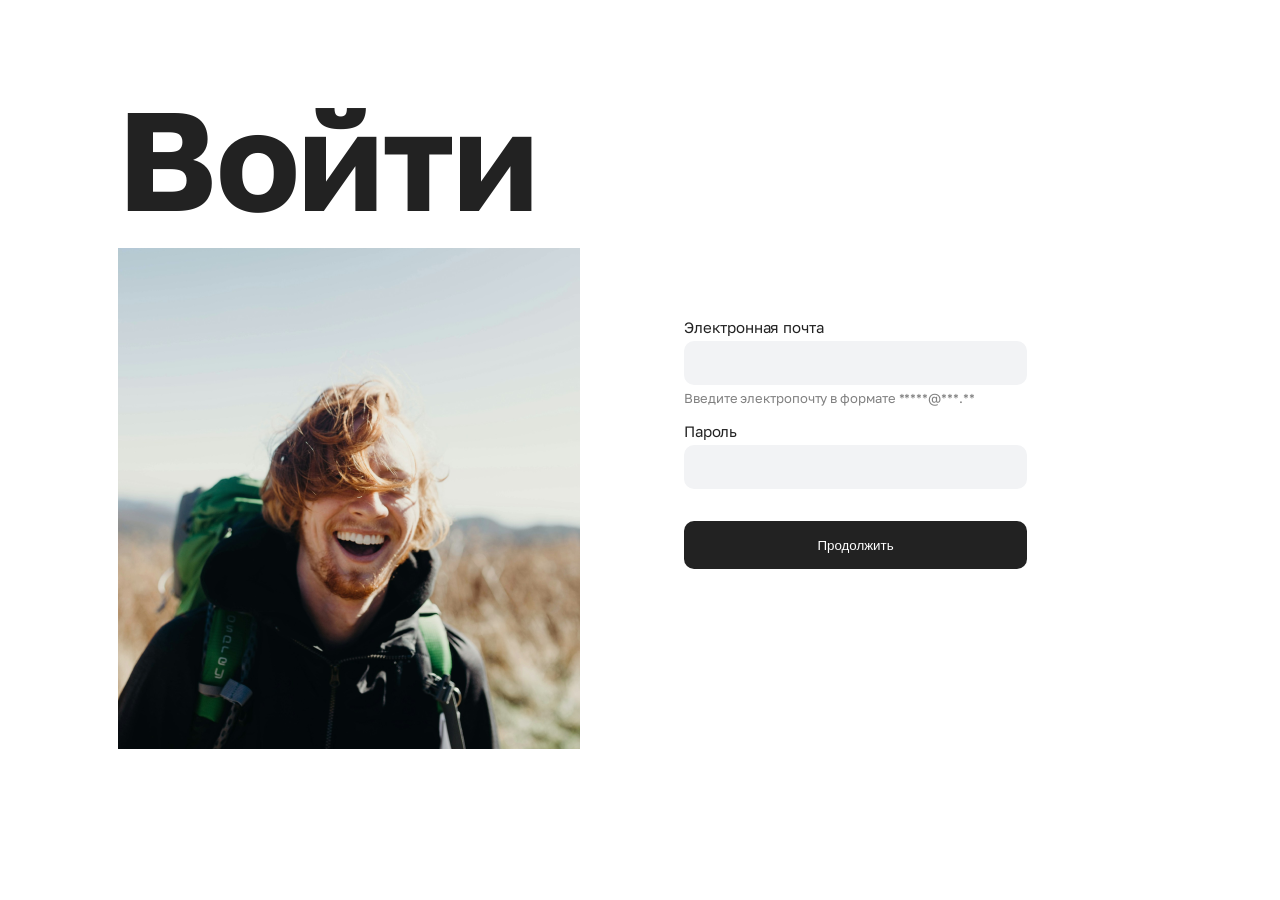
<file: login.html>
<!DOCTYPE html>
<html lang="en">
    <head>
        <meta charset="UTF-8">
        <meta name="viewport" content="width=device-width, initial-scale=1.0">
        <link rel="stylesheet" href="./css/login.css">
        <link href="https://fonts.googleapis.com/css2?family=Golos+Text:wght@400..900&display=swap" rel="stylesheet">
        <title>Login</title>
    </head>
    <body>
        <section class="login">
            <div class="login__decoration">
                <h1 class="login__title">Войти</h>
                <img class="login__image" src="./img/login/happy_human.png" alt="Happy man">
            </div>
            <form class="login__form">
                <div class="login__field">
                    <label class="login__label">Электронная почта</label>
                    <input class="login__input" type="email">
                    <p class="login__hint">Введите электропочту в формате *****@***.**</p>
                    <label class="login__label">Пароль</label>
                    <input class="login__input" type="password">
                </div>
                <button class="login__button">Продолжить</button>
            </form>
        </section>
    </body>
</html>
</file>
<file: css/login.css>
.login {
    font-family: 'Golos Text', 'Golos UI', sans-serif;
    padding: 60px;
    margin-left: 50px;
}

.login__decoration {
    display: inline-block;
    width: 462px;
    vertical-align: top;
    font-size: 16px;
}

.login__title {
    color:#222222;
    font-size: 140px;
    line-height: 180px;
    font-weight: 700;
    letter-spacing: -1.5px;
    margin: 0;
}

.login__image {
    width: 462px;
    height: 501px;
    display: block;
}

.login__form {
    display: inline-block;
    vertical-align: top;
    width: 343px;
    height: 251px;
    margin-top: 250px;
    margin-left: 100px;
    font-size: 16px;
}

.login__label {
    font-size: 15px;
    font-weight: 400;
    line-height: 18px;
    letter-spacing: -0.15px;
    margin-bottom: 5px;
    display: block;
    color: #222222;
}

.login__input {
    width: 343px;
    height: 44px;
    padding: 0 12px;
    border-radius: 10px;
    display: block;
    border: none;
    box-sizing: border-box;
    background-color: #F2F3F5;
}

.login__hint {
    font-size: 13px;
    font-weight: 400;
    line-height: 16px;
    letter-spacing: -0.08px;
    margin-top: 5px;
    margin-bottom: 16px;
    color:#808080;
}

.login__button {
    width: 343px;
    height: 48px;
    border-radius: 10px;
    padding: 0 16px;
    border: none;
    margin-top: 32px;
    background-color: #222222;
    color: #FFFFFF;
    display: block;
}
</file>
